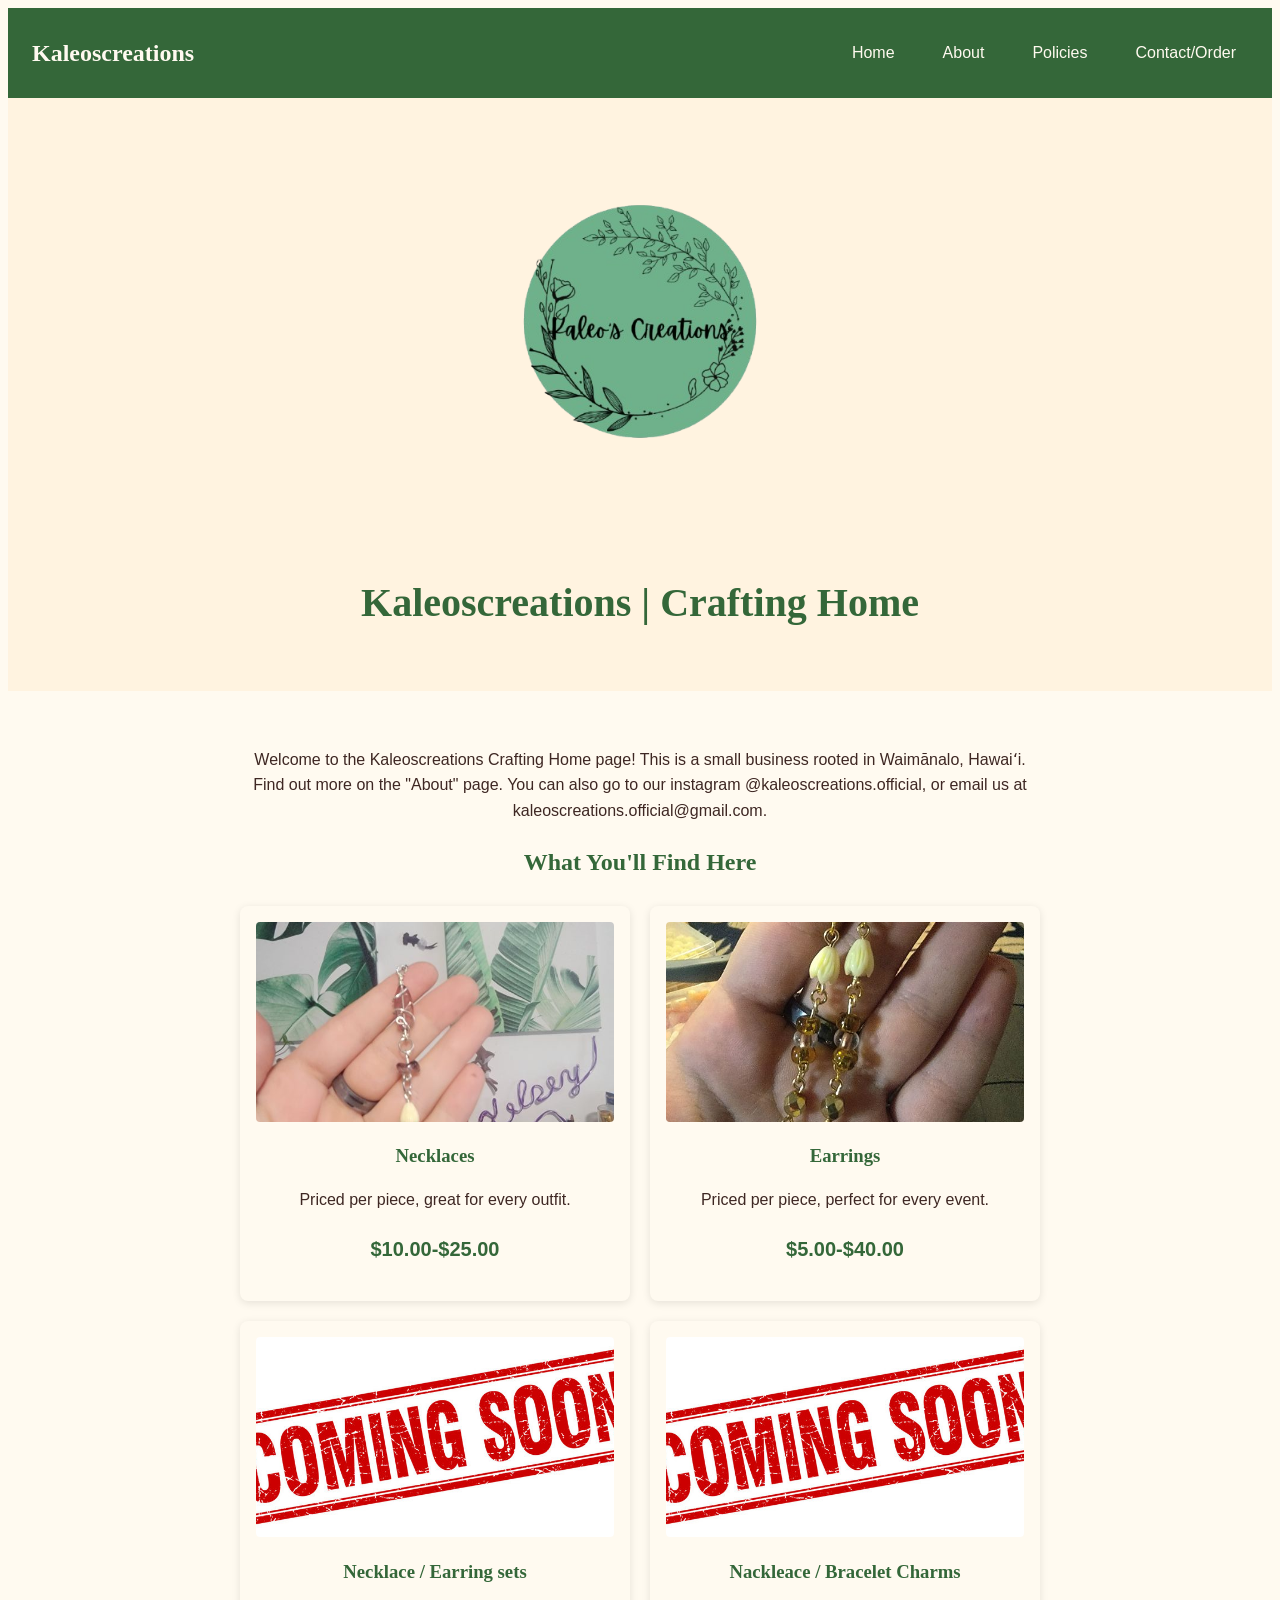
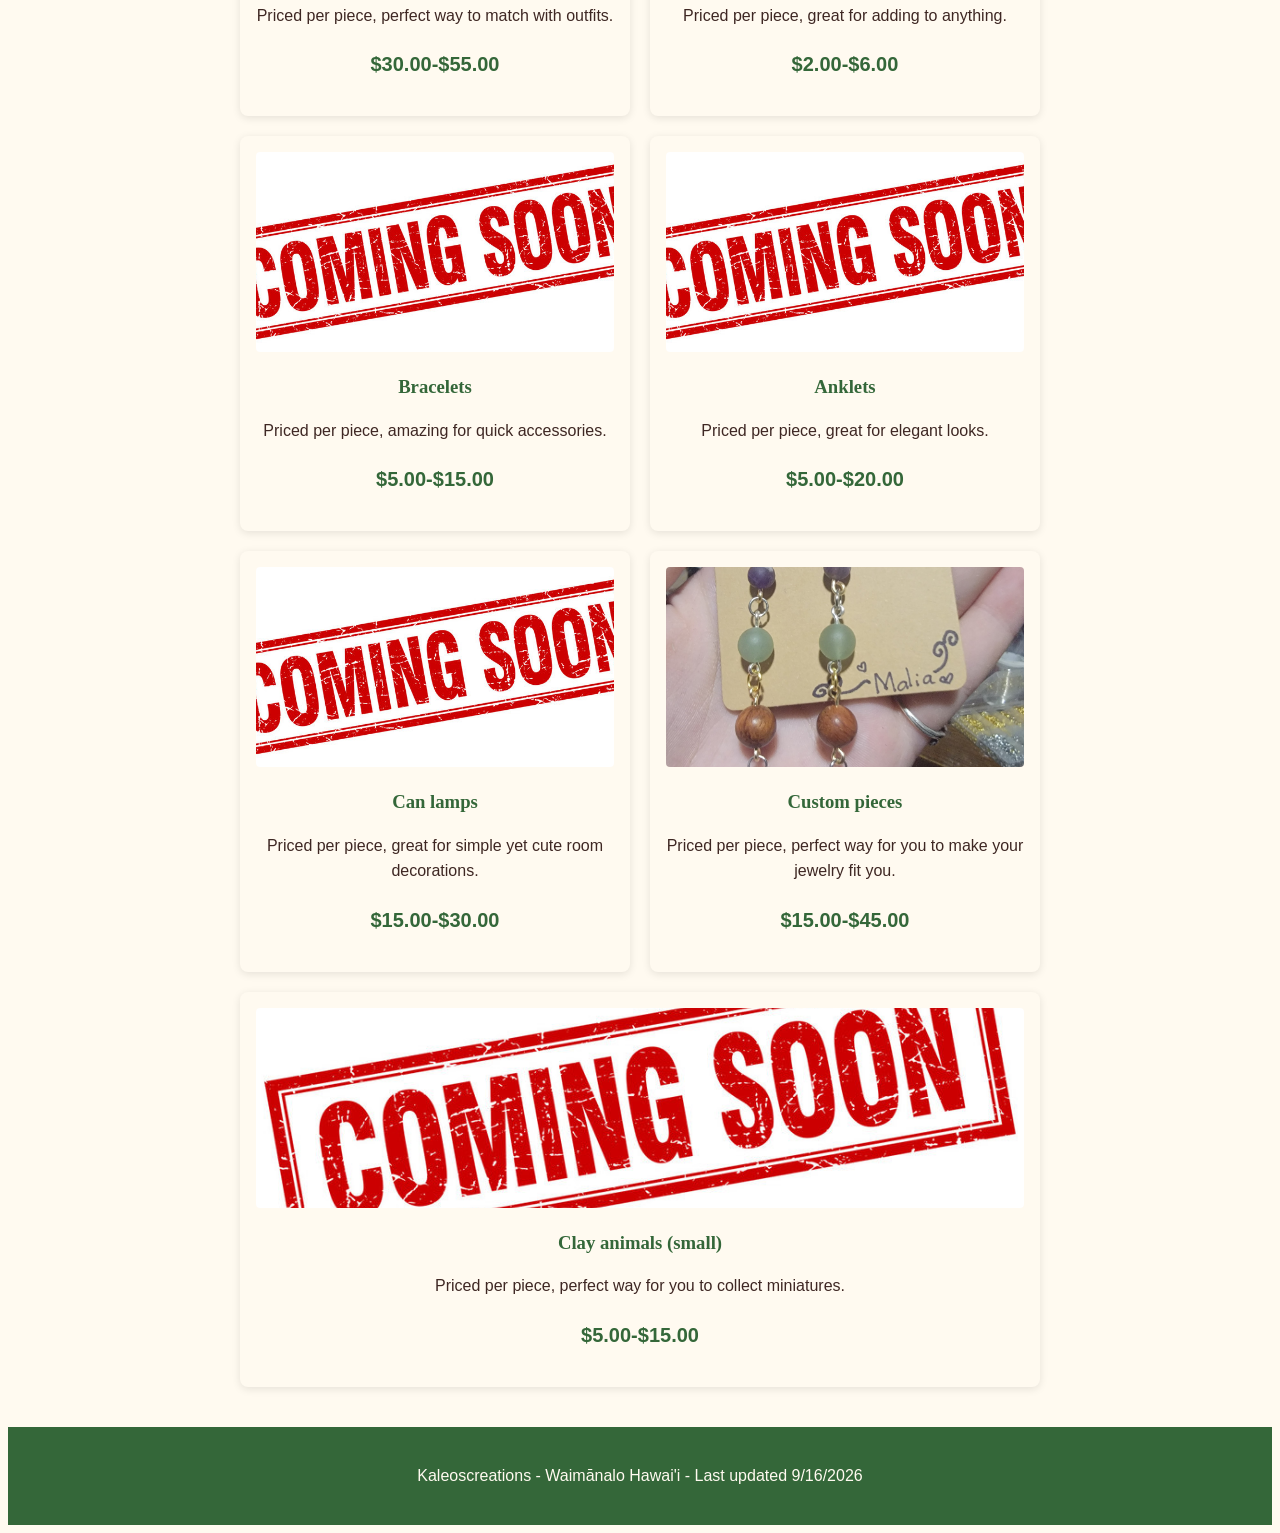
<file: index.html>
<!DOCTYPE html>
<html lang="en">
<head>
    <meta charset="UTF-8">
    <meta name="viewport" content="width=device-width, initial-scale=1.0">
    <title>Kaleoscreations - Home</title>
  <link rel="stylesheet" href="index.css">

</head>
<body>
    
    <header>
        <div class="logo"> Kaleoscreations </div>
    <nav>
        <ul>
            <li><a href="index.html">Home</a></li>
            <li><a href="about.html">About</a></li>
            <li><a href="policies.html">Policies</a></li>
            <li><a href="contact.html">Contact/Order</a></li>
        </ul>
    </nav>
</header>
    <section class="hero">
   <img src="images/kaleoscreations-logo-revamp.png" alt="Kaleoscreations business logo" width="400">
    
 <h1>Kaleoscreations | Crafting Home</h1>
 </section>
   <section class="featured"> 
    <p>Welcome to the Kaleoscreations Crafting Home page! This is a small business rooted in Waimānalo, Hawaiʻi. Find out more on the "About"  page. You can also go to our instagram @kaleoscreations.official, or email us at kaleoscreations.official@gmail.com. </p>

    
    <h2>What You'll Find Here</h2>
     <main>
     <div class="card-container">
           <article class="card">
            <img src="images/necklace-image.jpg" alt="Purple and white beaded necklace with silver metal made and imaged by Kaleoscreations.">
            <h3>Necklaces </h3>
            <p>Priced per piece, great for every outfit. </p>
            <p class="price">$10.00-$25.00</p>
          </article>
         
          <article class="card">
            <img src="images/earrings-image.jpg" alt="Gold and white earrings with gold metal made and imaged by Kaleoscreations.">
            <h3>Earrings</h3>
            <p>Priced per piece, perfect for every event.</p>
            <p class="price">$5.00-$40.00</p>
          </article>
         
         <article class="card">
            <img src="images/coming-soon-image.jpg" alt="Coming soon text image sourced from adobe stock">
            <h3>Necklace / Earring sets</h3>
            <p>Priced per piece, perfect way to match with outfits.  </p>
            <p class="price">$30.00-$55.00</p>
          </article>
         
           <article class="card">
            <img src="images/coming-soon-image.jpg" alt="Coming soon text image sourced from adobe stock">
            <h3>Nackleace / Bracelet Charms </h3>
            <p>Priced per piece, great for adding to anything. </p>
            <p class="price">$2.00-$6.00</p>
          </article>
         
          <article class="card">
            <img src="images/coming-soon-image.jpg" alt="Coming soon text image sourced from adobe stock">
            <h3>Bracelets</h3>
            <p>Priced per piece, amazing for quick accessories.</p>
            <p class="price">$5.00-$15.00</p>
          </article>
         
           <article class="card">
            <img src="images/coming-soon-image.jpg" alt="Coming soon text image sourced from adobe stock">
            <h3>Anklets</h3>
            <p>Priced per piece, great for elegant looks.</p>
            <p class="price">$5.00-$20.00</p>
          </article>
         
          <article class="card">
            <img src="images/coming-soon-image.jpg" alt="Coming soon text image sourced from adobe stock">
            <h3>Can lamps</h3>
            <p>Priced per piece, great for simple yet cute room decorations. </p>
            <p class="price">$15.00-$30.00</p>
          </article>
         
         <article class="card">
            <img src="images/malia-custom-earrings.jpg" alt="image of mixed metal silver and gold earrings with beads of Amethyst, Adventurine, and sandalwood. As well as shark teeth.">
            <h3>Custom pieces</h3>
            <p>Priced per piece, perfect way for you to make your jewelry fit you.  </p>
            <p class="price">$15.00-$45.00</p>
          </article>
         
         <article class="card">
            <img src="images/coming-soon-image.jpg" alt="Coming soon text image sourced from adobe stock">
            <h3>Clay animals (small)</h3>
            <p>Priced per piece, perfect way for you to collect miniatures.  </p>
            <p class="price">$5.00-$15.00</p>
          </article>
        
         
    
  </div>
</main>
  </section>
 <footer> 
    <p>Kaleoscreations - Waimānalo Hawai'i - Last updated 9/16/2026</p>
    </footer>
       
</body>
</html>
</file>
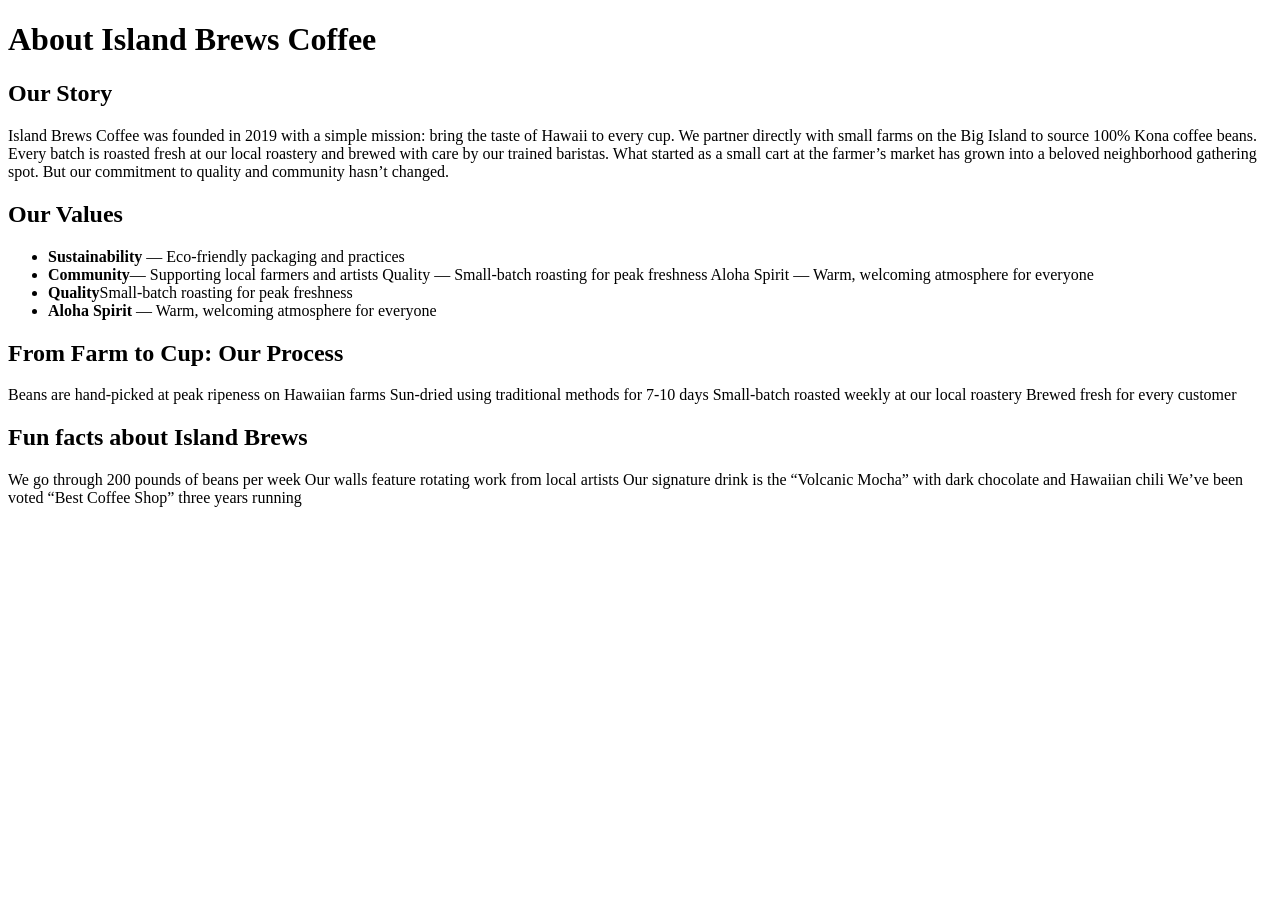
<file: Island-brews/Index.html>
<!DOCTYPE html> 
<html lang="en">
<head> 
    <meta charset="UTF-8">
    <meta name="viewport" content="width=device-width, initial-scale=1.0">
    <title>About Us | Island Brews Coffee</title>
    </head>

    <body>
        <h1>About Island Brews Coffee</h1>
            <h2>Our Story</h2>
        <p>Island Brews Coffee was founded in 2019 with a simple mission: bring the taste of Hawaii to every cup. We partner directly with small farms on the Big Island to source 100% Kona coffee beans. Every batch is roasted fresh at our local roastery and brewed with care by our trained baristas.

What started as a small cart at the farmer’s market has grown into a beloved neighborhood gathering spot. But our commitment to quality and community hasn’t changed.</p>
        <p></p>
        <h2>Our Values</h2>
        <ul>
            <li><strong>Sustainability</strong> — Eco-friendly packaging and practices</li>
            <li><strong>Community</strong>— Supporting local farmers and artists
Quality — Small-batch roasting for peak freshness
Aloha Spirit — Warm, welcoming atmosphere for everyone</li>
            <li><strong>Quality</strong>Small-batch roasting for peak freshness</li>
            <li><strong>Aloha Spirit</strong> — Warm, welcoming atmosphere for everyone</li>
        </ul>
        
        <h2>From Farm to Cup: Our Process</h2>
        <p>Beans are hand-picked at peak ripeness on Hawaiian farms
Sun-dried using traditional methods for 7-10 days
Small-batch roasted weekly at our local roastery
Brewed fresh for every customer</p>
        
        <h2>Fun facts about Island Brews</h2>
        <p>We go through 200 pounds of beans per week
Our walls feature rotating work from local artists
Our signature drink is the “Volcanic Mocha” with dark chocolate and Hawaiian chili
We’ve been voted “Best Coffee Shop” three years running</p>
    </body>
</html>
</file>
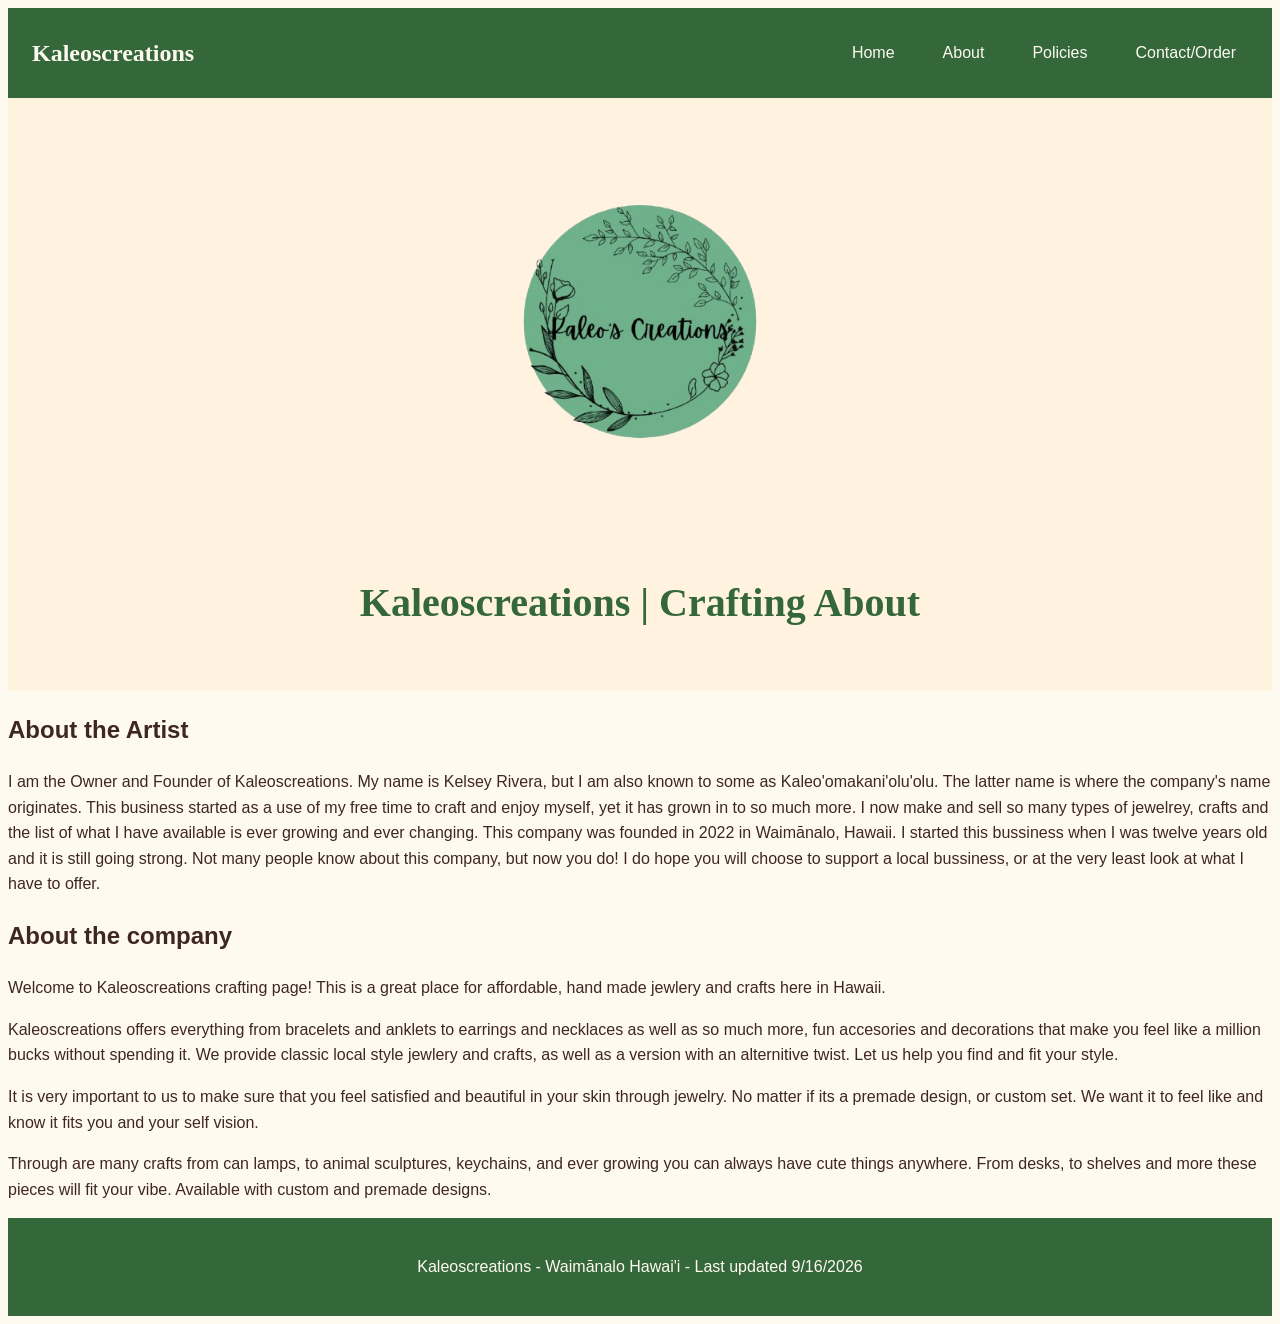
<file: about.html>
<!DOCTYPE html>
<html lang="en">
<head>
    <meta charset="UTF-8">
    <meta name="viewport" content="width=device-width, initial-scale=1.0">
    <title>Kaleoscreations - Home</title>
  <link rel="stylesheet" href="index.css">

</head>
<body>
    
    <header>
        <div class="logo"> Kaleoscreations </div>
    <nav>
        <ul>
            <li><a href="index.html">Home</a></li>
            <li><a href="about.html">About</a></li>
            <li><a href="policies.html">Policies</a></li>
            <li><a href="contact.html">Contact/Order</a></li>
        </ul>
    </nav>
</header>
    <section class="hero">
   <img src="images/kaleoscreations-logo-revamp.png" alt="Kaleoscreations business logo" width="400">
    
 <h1>Kaleoscreations | Crafting About</h1>
 </section>
    
     <h2>About the Artist</h2>
 
    <p> I am the Owner and Founder of Kaleoscreations. My name is Kelsey Rivera, but I am also known to some as Kaleo'omakani'olu'olu. The latter name is where the company's name originates. This business started as a use of my free time to craft and enjoy myself, yet it has grown in to so much more. I now make and sell so many types of jewelrey, crafts and the list of what I have available is ever growing and ever changing. This company was founded in 2022 in Waimānalo, Hawaii. I started this bussiness when I was twelve years old and it is still going strong. Not many people know about this company, but now you do! I do hope you will choose to support a local bussiness, or at the very least look at what I have to offer. </p>
    
    <h2>About the company</h2>
    
    <p>Welcome to Kaleoscreations crafting page! This is a great place for affordable, hand made jewlery and crafts here in Hawaii.</p>

    <p>Kaleoscreations offers everything from  bracelets and anklets to earrings and necklaces as well as so much more, fun accesories and decorations that make you feel like a million bucks without spending it. We provide classic local style jewlery and crafts, as well as a version with an alternitive twist. Let us help you find and fit your style.  </p>
    
    <p>It is very important to us to make sure that you feel satisfied and beautiful in your skin through jewelry. No matter if its a premade design, or custom set. We want it to feel like and know it fits you and your self vision. </p>
    
    <p>Through are many crafts from can lamps, to animal sculptures, keychains, and ever growing you can always have cute things anywhere. From desks, to shelves and more these pieces will fit your vibe. Available with custom and premade designs. </p>
    
 </body>
    
    <footer> 
    <p>Kaleoscreations - Waimānalo Hawai'i - Last updated 9/16/2026</p>
    </footer>
    
    </html>
</file>
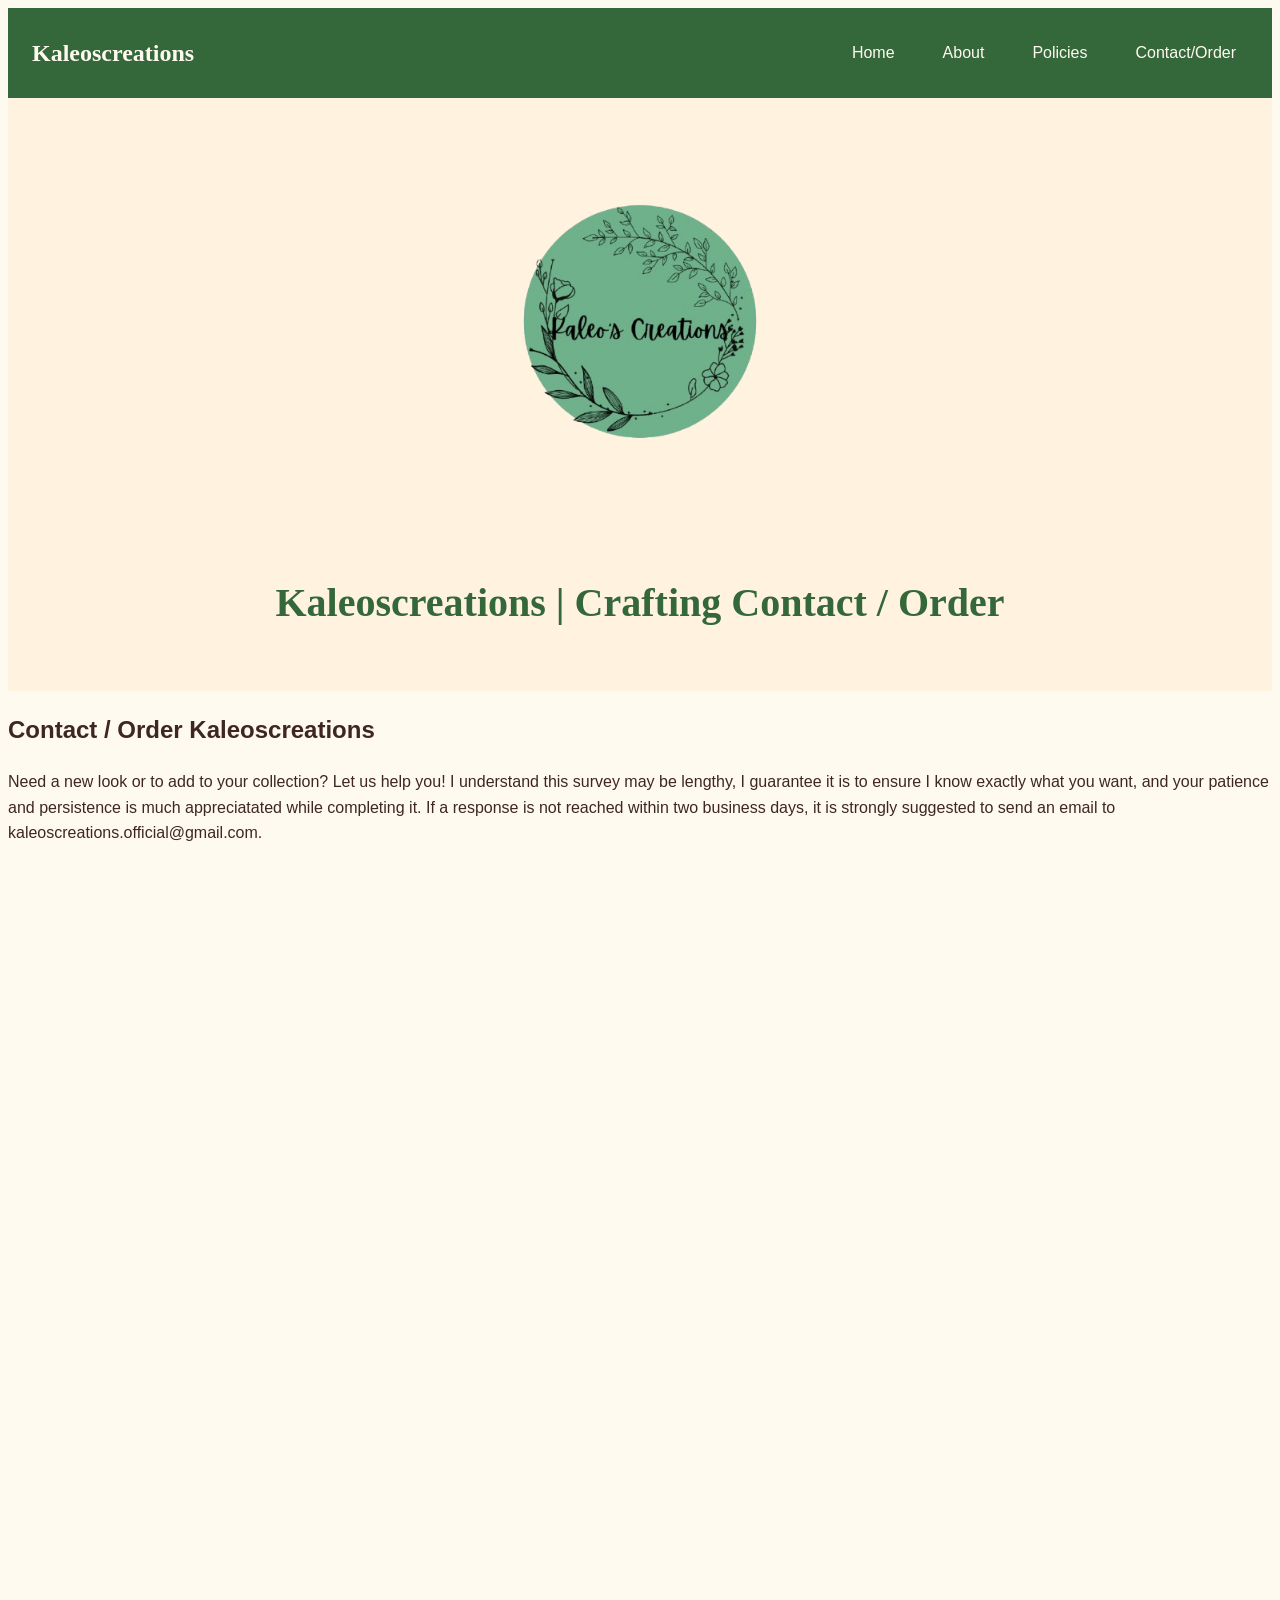
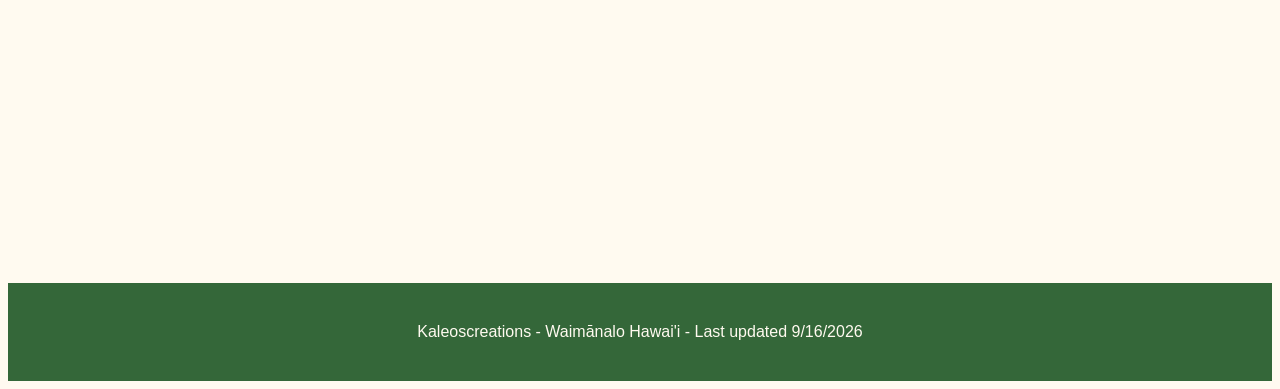
<file: contact.html>
<!DOCTYPE html>
<html lang="en">
<head>
    <meta charset="UTF-8">
    <meta name="viewport" content="width=device-width, initial-scale=1.0">
    <title>Kaleoscreations - Home</title>
  <link rel="stylesheet" href="index.css">

</head>
<body>
    
    <header>
        <div class="logo"> Kaleoscreations </div>
    <nav>
        <ul>
            <li><a href="index.html">Home</a></li>
            <li><a href="about.html">About</a></li>
            <li><a href="policies.html">Policies</a></li>
            <li><a href="contact.html">Contact/Order</a></li>
        </ul>
    </nav>
</header>
    <section class="hero">
   <img src="images/kaleoscreations-logo-revamp.png" alt="Kaleoscreations business logo" width="400">
    
 <h1>Kaleoscreations | Crafting Contact / Order</h1>
 </section>
    
  <main>
    <h2>Contact / Order Kaleoscreations</h2>
    <p>Need a new look or to add to your collection? Let us help you! I understand this survey may be lengthy, I guarantee it is to ensure I know exactly what you want, and your patience and persistence is much appreciatated while completing it. If a response is not reached within two business days, it is strongly suggested to send an email to kaleoscreations.official@gmail.com. </p>
      
    
          <iframe src="https://docs.google.com/forms/d/e/1FAIpQLScmFL82y_bBPEP5gEJxza5MkMKea4Sz66jGlgNcK6cEhl5vqw/viewform?embedded=true"
                  width="640" 
                  height="2614" 
                  frameborder="0"
                  marginheight="0"
                  marginwidth="0">Loading…</iframe>
  
  </main> 
    
    <footer> 
    <p>Kaleoscreations - Waimānalo Hawai'i - Last updated 9/16/2026</p>
    </footer>
    </body>
    
</html>
</file>
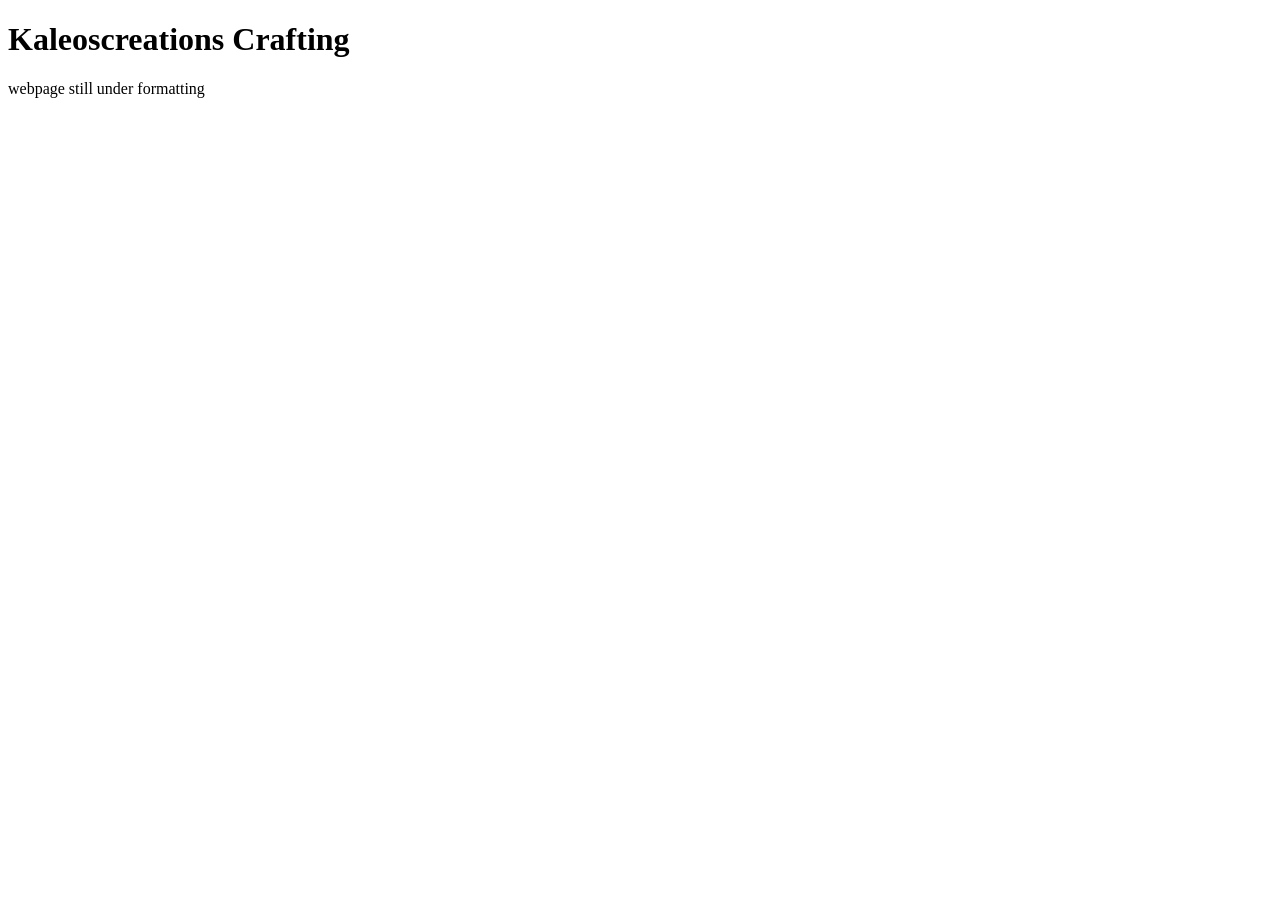
<file: crafts.html>
<!DOCTYPE html>
<html lang="en">
<head>
    <meta charset="UTF-8">
    <meta name="viewport" content="width=device-width, initial-scale=1.0">
    <title>Kaleoscreations - Crafts</title>
</head>
      <body>
          <h1>Kaleoscreations Crafting</h1>
          
          <p> webpage still under formatting</p>
    </body>
</html>
</file>
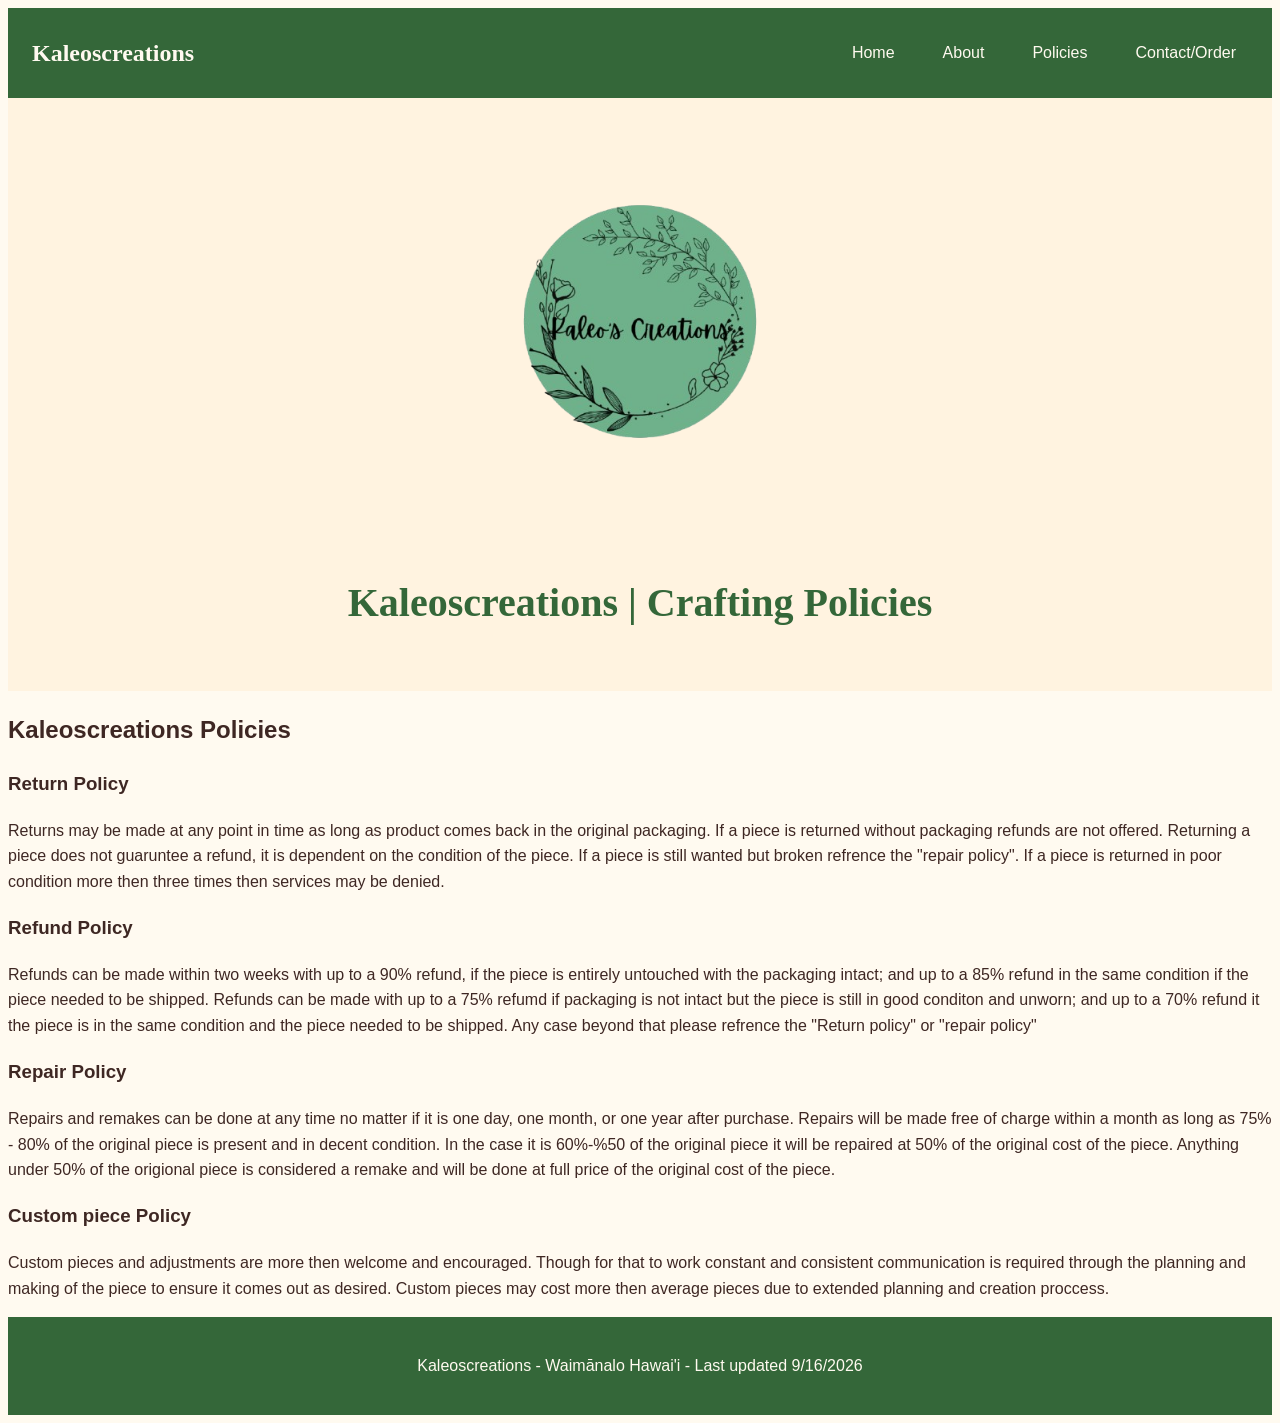
<file: policies.html>
<!DOCTYPE html>
<html lang="en">
<head>
    <meta charset="UTF-8">
    <meta name="viewport" content="width=device-width, initial-scale=1.0">
    <title>Kaleoscreations - Policies </title>
  <link rel="stylesheet" href="index.css">

</head>
<body>
    
    <header>
        <div class="logo"> Kaleoscreations </div>
    <nav>
        <ul>
            <li><a href="index.html">Home</a></li>
            <li><a href="about.html">About</a></li>
            <li><a href="policies.html">Policies</a></li>
            <li><a href="contact.html">Contact/Order</a></li>
        </ul>
    </nav>
</header>
    <section class="hero">
   <img src="images/kaleoscreations-logo-revamp.png" alt="Kaleoscreations business logo" width="400">
    
 <h1>Kaleoscreations | Crafting Policies</h1>
 </section>
      <body>
          <h2>Kaleoscreations Policies </h2>
          
          <h3> Return Policy </h3>
          
          <p>Returns may be made at any point in time as long as product comes back in the original packaging. If a piece is returned without packaging refunds are not offered. Returning a piece does not guaruntee a refund, it is dependent on the condition of the piece. If a piece is still wanted but broken refrence the "repair policy". If a piece is returned in poor condition more then three times then services may be denied.</p>
          
          
          <h3> Refund Policy </h3>
          
          <p>Refunds can be made within two weeks with up to a 90% refund, if the piece is entirely untouched with the packaging intact; and up to a 85% refund in the same condition if the piece needed to be shipped. Refunds can be made with up to a 75% refumd if packaging is not intact but the piece is still in good conditon and unworn; and up to a 70% refund it the piece is in the same condition and the piece needed to be shipped. Any case beyond that please refrence the "Return policy" or "repair policy" </p>
          
          <h3> Repair Policy </h3>
          
          <p>Repairs and remakes can be done at any time no matter if it is one day, one month, or one year after purchase. Repairs will be made free of charge within a month as long as 75% - 80% of the original piece is present and in decent condition. In the case it is 60%-%50 of the original piece it will be repaired at 50% of the original cost of the piece. Anything under 50% of the origional piece is considered a remake and will be done at full price of the original cost of the piece. </p>
          
          <h3> Custom piece Policy</h3>
          
          <p>Custom pieces and adjustments are more then welcome and encouraged. Though for that to work constant and consistent communication is required through the planning and making of the piece to ensure it comes out as desired. Custom pieces may cost more then average pieces due to extended planning and creation proccess.  </p>
          
          
    </body>
    
<footer> 
    <p>Kaleoscreations - Waimānalo Hawai'i - Last updated 9/16/2026</p>
    </footer>
    
</html>
</file>
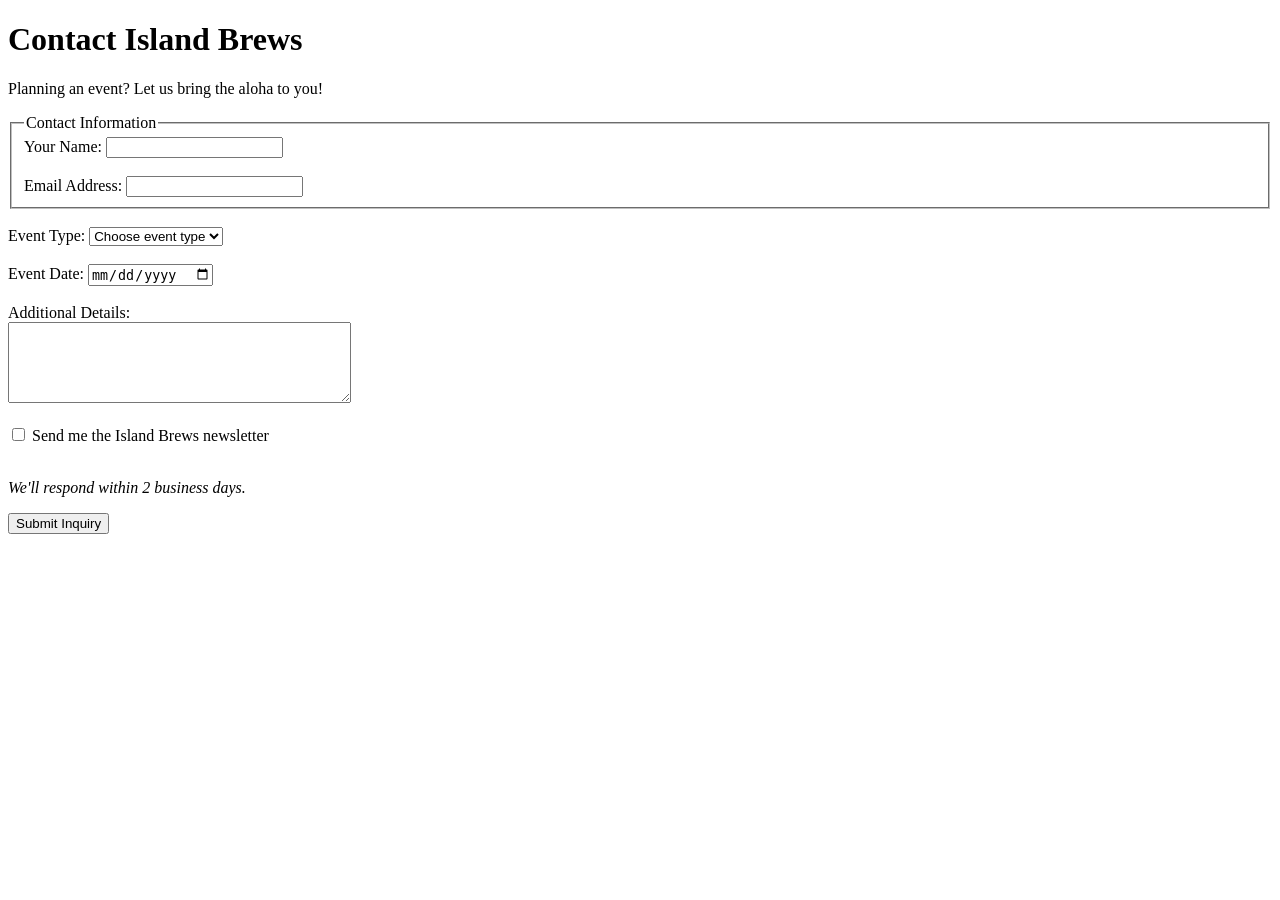
<file: island-brews/contact.html>
<!DOCTYPE html>
<html lang="en">
  <head>
    <meta charset="UTF-8">
    <meta name="viewport" content="width=device-width, initial-scale=1.0">
    <title>Contact - Island Brews</title>
  </head>
  <body>
    <h1>Contact Island Brews</h1>
    <p>Planning an event? Let us bring the aloha to you!</p>

    <form>
      <!-- PART 1: Contact Information Fieldset -->
      <fieldset>
        <legend>Contact Information</legend>

        <!-- TODO: Add Name Input (see Part 1, Step 1) -->
        <label for="name">Your Name:</label>
        <input type="text" id="name" name="name" required>

        <br><br>

        <!-- TODO: Add Email Input (see Part 1, Step 2) -->
        <label for="email">Email Address:</label>
        <input type="email" id="email" name="email" required>
      </fieldset>

      <br>

      <!-- PART 2: Event Type Dropdown (see Part 2, Step 1) -->
      <label for="event-type">Event Type:</label>
      <select id="event-type" name="event-type">
        <option value="">Choose event type</option>
        <option value="corporate">Corporate Meeting</option>
        <option value="wedding">Wedding</option>
        <option value="birthday">Birthday Party</option>
        <option value="other">Other</option>
      </select>

      <br><br>

      <!-- PART 2: Event Date (see Part 2, Step 2) -->
      <label for="event-date">Event Date:</label>
      <input type="date" id="event-type" name="event-type" required>

      <br><br>

      <!-- PART 2: Additional Details (see Part 2, Step 3) -->
      <label for="details">Additional Details:</label>
      <br>
      <textarea id="details" name="details" rows="5" cols="40"></textarea>

      <br><br>

      <!-- PART 3: Newsletter Checkbox (see Part 3, Step 1) -->
      <input type="checkbox" id="newsletter" name="newsletter">
      <label for="newsletter">Send me the Island Brews newsletter</label>

      <br><br>

      <p><em>We'll respond within 2 business days.</em></p>

      <!-- PART 3: Submit Button (see Part 3, Step 2) -->
      <button type="submit">Submit Inquiry</button>
    </form>
  </body> 
</html>
</file>
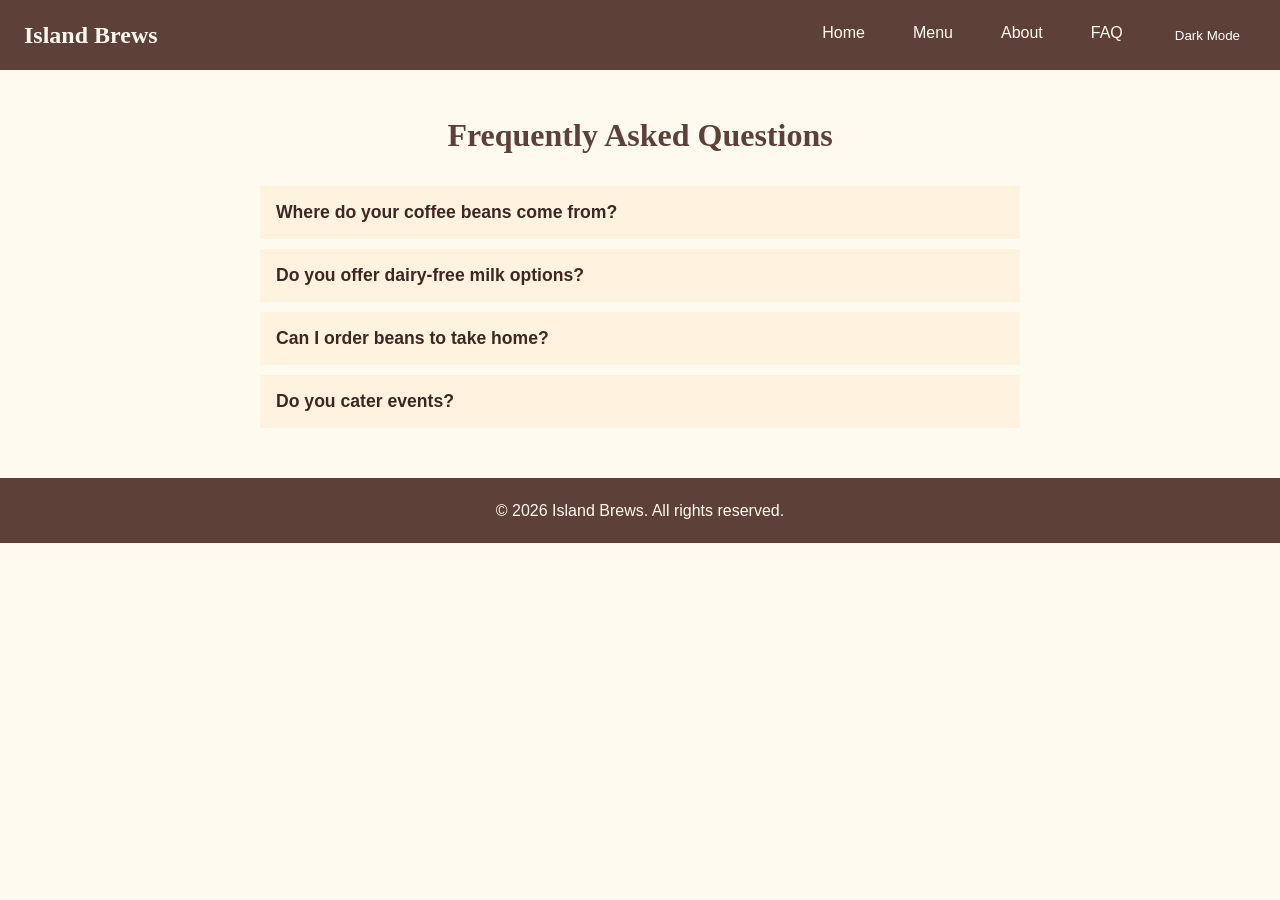
<file: island-brews/faq.html>
<!DOCTYPE html>
<html lang="en">
  <head>
    <meta charset="UTF-8">
    <meta name="viewport" content="width=device-width, initial-scale=1.0">
    <title>Island Brews - FAQ</title>
    <link rel="stylesheet" href="faq.css">
  </head>
  <body>
    <header>
      <div class="logo">Island Brews</div>
      <nav>
        <ul>
          <li><a href="index.html">Home</a></li>
          <li><a href="menu.html">Menu</a></li>
          <li><a href="about.html">About</a></li>
          <li><a href="faq.html">FAQ</a></li>
          <li><button class="theme-toggle">Dark Mode</button></li>
        </ul>
      </nav>
    </header>

    <main>
      <h1>Frequently Asked Questions</h1>

      <section class="faq-section">

        <!-- ===========================
             PART 1: FAQ Accordion HTML
             =========================== -->

        <div class="faq-item">
          
          <button class="faq-question" aria-expanded="false">
            Where do your coffee beans come from?
          </button>
          
          <div class="faq-answer">
            <p>All our beans are sourced directly from small family farms on the Big Island of Hawaii. We partner with farms in the Kona and Ka'u regions, known for producing some of the world's finest coffee.</p>
          </div>
         </div>
        
    
        <div class="faq-item">
          <button class="faq-question" aria-expanded="false">
            Do you offer dairy-free milk options?
          </button>
          <div class="faq-answer">
            <p>Yes! We offer oat milk, almond milk, coconut milk, and our house-made macadamia nut milk. Substitutions are available for any drink at no extra charge.</p>
          </div>
         </div>

        <div class="faq-item">
          <button class="faq-question" aria-expanded="false">
            Can I order beans to take home?
          </button>
          <div class="faq-answer">
            <p>Absolutely! We sell whole beans and ground coffee in 12oz bags. All beans are roasted within the past week for maximum freshness. Ask about our coffee subscription for regular deliveries.</p>
          </div>
       </div>
      
        <div class="faq-item">
          <button class="faq-question" aria-expanded="false">
            Do you cater events?
          </button>
          <div class="faq-answer">
            <p>Yes, we offer full coffee catering for events of all sizes. Options include our mobile coffee bar with a barista, boxed coffee for self-serve, or full catering with pastries. Contact us for more information.</p>
          </div>
        </div>

      </section>
    </main>

    <footer>
      <p>&copy; 2026 Island Brews. All rights reserved.</p>
    </footer>
         <script src="faq.js"></script>
  </body>
</html>
</file>
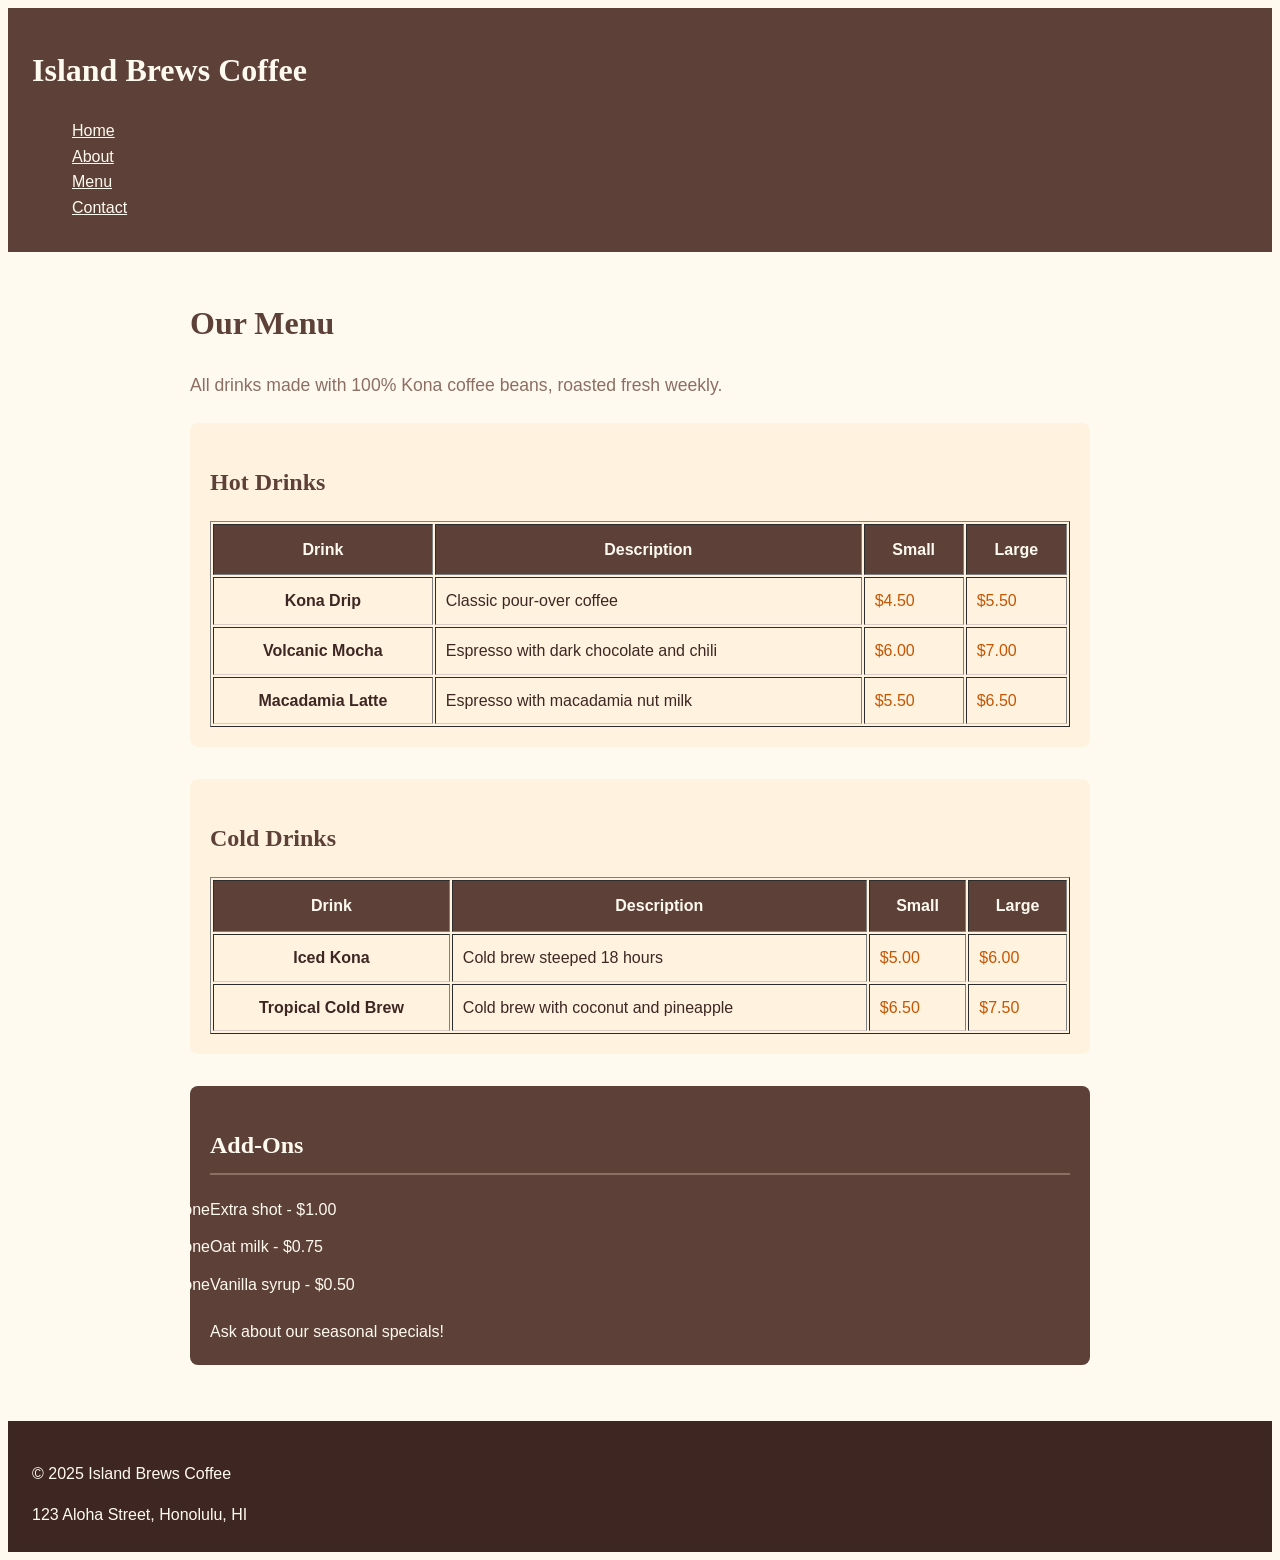
<file: island-brews/menu.html>
<!DOCTYPE html>
<html lang="en">
<head>
    <meta charset="UTF-8">
    <meta name="viewport" content="width=device-width, initial-scale=1.0">
    <link rel="stylesheet" href="styles.css">
    <title>Menu | Island Brews Coffee</title>
</head>
<body>
    <header>
        <h1>Island Brews Coffee</h1>
        <nav>
            <ul>
            <div class="nav-item"><a href="index.html">Home</a></div>
            <div class="nav-item"><a href="about.html">About</a></div>
            <div class="nav-item"><a href="menu.html">Menu</a></div>
            <div class="nav-item"><a href="contact.html">Contact</a></div>
            </ul>
        </nav>
    </header>

    <main>
        <h1>Our Menu</h1>
        <p>All drinks made with 100% Kona coffee beans, roasted fresh weekly.</p>

        <section>
            <h2>Hot Drinks</h2>
            <table border=1>
                <thead>
                    <tr>
                    <th scope="col">Drink</th>
                    <th scope="col">Description</th>
                    <th scope="col">Small</th>
                    <th scope="col">Large</th>
                    </tr>
                </thead>
                <tbody>
                <tr>
                    <th scope="row">Kona Drip</th>
                    <td>Classic pour-over coffee</td>
                    <td>$4.50</td>
                    <td>$5.50</td>
                </tr>
                <tr>
                    <th scope="row">Volcanic Mocha</th>
                    <td>Espresso with dark chocolate and chili</td>
                    <td>$6.00</td>
                    <td>$7.00</td>
                </tr>
                <tr>
                    <th scope="row">Macadamia Latte</th>
                    <td>Espresso with macadamia nut milk</td>
                    <td>$5.50</td>
                    <td>$6.50</td>
                </tr>
                    </tbody>
            </table>
        </section>

        <section>
            <h2>Cold Drinks</h2>
            <table border=1>
             <thead>
                 <tr>
        
                    <th scope="col">Drink</th>
                    <th scope="col">Description</th>
                    <th scope="col">Small</th>
                    <th scope="col">Large</th>
                    </tr>
                </thead>
                <tbody>
               <tr>
                    <th scope="row">Iced Kona</th>
                    <td>Cold brew steeped 18 hours</td>
                    <td>$5.00</td>
                    <td>$6.00</td>
                </tr>
                <tr>
                    <th scope=row>Tropical Cold Brew</th>
                    <td>Cold brew with coconut and pineapple</td>
                    <td>$6.50</td>
                    <td>$7.50</td>
                </tr>
                 </tbody>
                </table>
        </section>

        <aside>
            <h2>Add-Ons</h2>
            <ul>
                <li>Extra shot - $1.00</li>
                <li>Oat milk - $0.75</li>
                <li>Vanilla syrup - $0.50</li>
            </ul>
            <div class="sidebar-note">
                Ask about our seasonal specials!
            </div>
        </aside>
    </main>

    <footer>
        <p>&copy; 2025 Island Brews Coffee</p>
        <adress>
            123 Aloha Street, Honolulu, HI
        </adress>
    </footer>
</body>
</html
</file>
<file: index.css>
Colors:
   - Dark green: #346739
   - Mid green: #79AE6F
   - Light green: #9FCB98
   - Cream: #FFFAF0
   - White: #EEEEEE
*/


* {
  box-sizing: border-box;
  margin: 0;
  padding: 0;
}

body {
  font-family: 'Segoe UI', Tahoma, sans-serif;
  font-size: 16px;
  line-height: 1.6;
  color: #3E2723;
  background-color: #FFFAF0;
}

/* IMPORTANT: Make all images responsive */
img {
  max-width: 100%;                
  height: auto;                   
}

/* Header: stacked vertically on mobile */
header {
  display: flex;
  flex-direction: column;          
  align-items: center;              
  background-color: #346739;
  padding: 16px;
  gap: 12px;                      
}

.logo {
  font-family: Georgia, serif;
  font-size: 1.5rem;
  font-weight: bold;
  color: #FFFAF0;
}

/* Nav: centered and wrapping on mobile */
nav ul {
  display: flex;
  flex-wrap: wrap;                
  justify-content: center;          
  gap: 8px;                      
  list-style: none;
}

nav a {
  color: #FFFAF0;
  text-decoration: none;
  padding: 8px 12px;
}

nav a:hover {
  color: #9FCB98;
  background-color: rgba(255, 255, 255, 0.1);
  border-radius: 4px;
}

/* Hero: shorter on mobile */
.hero {
  display: flex;
  flex-direction: column;
  justify-content: center;
  align-items: center;
  min-height: 40vh;  
  background-color: #FFF3E0;
  padding: 32px 16px;
  text-align: center;
}

.hero h1 {
  font-family: Georgia, serif;
  font-size: 2rem;              
  color: #346739;
  margin-bottom: 16px;
}

.hero p {
  font-size: 1.1rem;
  margin-bottom: 24px;
}

/* Button (same as Weeks 10-11) */
.button {
  display: inline-block;
  background-color:#FFF3E0;
;
 color: #79AE6F;
;
  padding: 12px 24px;
  text-decoration: none;
  border-radius: 4px;
  font-weight: bold;
}

.button:hover {
  background-color: #9FCB98 ;
}

/* Featured section */
.featured {
  max-width: 800px;      /* controls how wide the section can get */
  margin: 0 auto;        /* horizontally centers the block itself */
  padding: 1rem 1.5rem;
}
.featured h2 {
  font-family: Georgia, serif;
  color: #346739;
  text-align: center;
  margin-bottom: 24px;
}

/* Cards: single column on mobile */
.card-container {
  display: flex;
  flex-direction: column;           /* Use "column" to stack cards vertically */
  gap: 20px;
}

}

.featured ul, ol {
  padding-left: 40%;
}

.featured p {
  text-align: center;
}
/* Cards: single column on mobile */
.card-container {
  display: flex;
  flex-direction: column;           /* Use "column" to stack cards vertically */
  gap: 20px;
}

.card {
  background-color: #FFFAF0;
  border-radius: 8px;
  box-shadow: 0 2px 8px rgba(0, 0, 0, 0.1);
  padding: 16px;
  text-align: center;
}

.card img {
  width: 100%;
  height: 200px;
  object-fit: cover;             
  border-radius: 4px;
}

.card h3 {
  font-family: Georgia, serif;
  color: #346739;
  margin: 12px 0 8px;
}

.card .price {
  color: #346739;
  font-weight: bold;
  font-size: 1.25rem;
}

/* Footer */
footer {
  background-color: #346739;
  color: #FFFAF0;
  text-align: center;
  padding: 20px;
}

/* ===================
   TABLET STYLES (768px and up)
   =================== */

@media (min-width: 768px) {

  /* Header: side-by-side on tablet */
  header {
    flex-direction: row;        
    justify-content: space-between;        
    padding: 16px 24px;
  }

  /* Nav: more spacing on tablet */
  nav ul {
    gap: 16px;                  
  }

  /* Hero: taller on tablet */
  .hero {
    min-height: 50vh;            
    padding: 40px 24px;
  }

  .hero h1 {
    font-size: 2.5rem;              
  }

  /* Cards: side-by-side on tablet */
  .card-container {
    flex-direction: row;         
    flex-wrap: wrap;
  }

  .card {
    flex: 1 1 280px;           
  }

  .featured {
    padding: 40px 24px;
  }
}

/* ===================
   DESKTOP STYLES (1024px and up)
   =================== */

@media (min-width: 1024px) {

  /* Nav: widest spacing on desktop */
  nav ul {
    gap: 24px;                    

  /* Hero: tallest on desktop */
  .hero {
    min-height: 60hv;          
  }

  .hero h1 {
    font-size: 3rem;           
  }

  .hero p {
    font-size: 1.25rem;            
  }

  /* Limit content width on big screens */
  .featured {
    max-width: 1200px;              
    margin: 0 auto;               
    padding: 40px 20px;
  }
}
</file>
<file: island-brews/faq.css>
/* ===================
   Island Brews FAQ Styles
   ===================

   Colors you'll need:
   - Coffee Brown: #5D4037
   - Light Brown: #8D6E63
   - Tropical Orange: #C65500
   - Dark Roast: #3E2723
   - Cream: #FFFAF0
   - Light Peach: #FFF3E0
   - Warm Gray: #D7CCC8
*/

/* ===================
   Reset & Base Styles
   =================== */

* {
  box-sizing: border-box;
  margin: 0;
  padding: 0;
}

body {
  font-family: 'Segoe UI', Tahoma, sans-serif;
  font-size: 16px;
  line-height: 1.6;
  color: #3E2723;
  background-color: #FFFAF0;
}

/* ===================
   Header & Navigation
   (reusing styles from homepage)
   =================== */

header {
  display: flex;
  justify-content: space-between;
  align-items: center;
  background-color: #5D4037;
  padding: 16px 24px;
}

.logo {
  font-family: Georgia, serif;
  font-size: 1.5rem;
  font-weight: bold;
  color: #FFFAF0;
}

nav ul {
  display: flex;
  gap: 24px;
  list-style: none;
}

nav a {
  color: #FFFAF0;
  text-decoration: none;
  padding: 8px 12px;
}

nav a:hover {
  color: #8D6E63;
  background-color: rgba(255, 255, 255, 0.1);
  border-radius: 4px;
}

/* ===================
   Footer
   =================== */

footer {
  background-color: #5D4037;
  color: #FFFAF0;
  text-align: center;
  padding: 20px;
}

/* ===================
   Page Heading
   =================== */

main h1 {
  font-family: Georgia, serif;
  color: #5D4037;
  text-align: center;
  margin: 40px 0 24px;
}

/* ===================
   FAQ Section Layout
   =================== */

.faq-section {
  max-width: 800px;
  margin: 0 auto;
  padding: 0 20px 40px;
}

/* ===================
   PART 2: FAQ Item Styling
   =================== */

/* Step 1: Style each FAQ item wrapper */
.faq-item {
  margin-bottom: 10px;         
  border: 1px;                
  border-radius: 4px;          
}

/* Step 2: Style the FAQ question buttons */
.faq-question {
  width: 100%;                  
  text-align: left;             
  padding: 16px;                
  font-size: 1.1rem;             
  font-weight: bold;            
  color: #3E2723;                 
  background: #FFF3E0;    
  border: none;
  cursor: pointer;  
}

/* Step 3: Add hover effect for questions */
.faq-question:hover {
  background: #D7CCC8;
}

/* Step 4: Add focus state for keyboard users */
/* This is important for accessibility! When someone uses Tab to
   navigate, they need to see which button is focused. */
.faq-question:focus {
  outline: 2px solid #C65500;                /* Use 2px solid #C65500 (tropical orange outline) */
  outline-offset: 2px;         /* Use 2px (adds space between outline and button) */
}

/* Step 5: Style the FAQ answers */
.faq-answer {
  padding: 16px;
  background:#FFFAF0 ; 
  border-top: 1px solid #D7CCC8;             /* Use 1px solid #D7CCC8 */
}

/* ===================
   Preparing for JavaScript (Week 15)
   =================== */

/* This rule will be used next week when JavaScript
   adds the "hidden" class to answers.
   For now, all answers are visible! */
.faq-answer.hidden {
  display: none;
}

/* ===================
   Dark Mode Overrides
   =================== */

body.dark-mode {
  background-color: #3E2723;
  color: #EFEBE9;
}

body.dark-mode header {
  background-color: #4E342E;
}

body.dark-mode nav a {
  color: #EFEBE9;
}

body.dark-mode nav a:hover {
  color: #FFB74D;
}

body.dark-mode h1,
body.dark-mode h2 {
  color: #BCAAA4;
}

body.dark-mode .faq-question {
  background: #4E342E;
  color: #EFEBE9;
  border-color: #5D4037;
}

body.dark-mode .faq-question:hover {
  background: #5D4037;
}

body.dark-mode .faq-answer {
  background: #3E2723;
  color: #EFEBE9;
  border-color: #5D4037;
}

body.dark-mode .theme-toggle {
  background: #BCAAA4;
  color: #3E2723;
}

body.dark-mode .theme-toggle:hover {
  background: #D7CCC8;
}

body.dark-mode footer {
  background-color: #4E342E;
}

/* Theme toggle button styling */
.theme-toggle {
  background: #5D4037;
  color: white;
  border: none;
  padding: 8px 16px;
  border-radius: 4px;
  cursor: pointer;
}

.theme-toggle:hover {
  background: #8D6E63;
}
</file>
<file: island-brews/styles.css>
/* ===================
   Island Brews Menu Styles
   ===================

   Colors you'll need:
   - Coffee Brown: #5D4037
   - Light Brown:  #8D6E63
   - Tropical Orange: #C65500
   - Dark Roast:   #3E2723
   - Cream:        #FFFAF0
   - Light Peach:  #FFF3E0
   - Warm Gray:    #D7CCC8
*/

/* ===================
   PART 1: Reset & Base Styles
   =================== */

/* Step 1: Apply box-sizing globally */
* {
  box-sizing: "border-box";
}

/* Step 2: Style the body */
body {
  font-family: 'Segoe UI', Tahoma, sans-serif;
  font-size: 16px;
  line-height: 1.6;
  color: #3E2723;
  background-color: #FFFAF0;
}

/* ===================
   PART 2: Headings
   =================== */

/* Step 1: Set heading font and color */
h1, h2, h3 {
  font-family: Georgia, serif;
  color: #5D4037;
}

/* Step 2: Set heading sizes */
h1 {
  font-size: 2rem;
}

h2 {
  font-size: 1.5rem;
}

/* ===================
   PART 3: Structure Colors
   =================== */

/* Step 1: Style the header background */
header {
  background-color: #5D4037;
  color: #5D4037;
}

/* Step 2: Style nav links to match header */
nav a {
  color: #FFFAF0;
}

/* Step 3: Style menu sections */
section {
  background-color: #FFF3E0;
}

/* ===================
   PART 4: Links
   =================== */

/* Step 1: Base link color */
a {
  color:#C65500;
}

/* Step 2: Hover state */
a:hover {
  color: #8D6E63;
}

/* Step 3: Focus state (for keyboard users) */
a:focus {
  outline: 2px solid #C65500;
}

/* ===================
   PART 2: Tables & Layout (Assignment 9)
   ===================

   Colors you'll need:
   - Coffee Brown: #5D4037
   - Light Brown:  #8D6E63
   - Tropical Orange: #C65500
   - Dark Roast:   #3E2723
   - Cream:        #FFFAF0
   - Light Peach:  #FFF3E0
   - Warm Gray:    #D7CCC8
*/

/* ===================
   TABLE STYLES
   =================== */

/* Step 1: Make tables full-width and collapse borders */
table {
  width: 100%;                    
  border-collapse: "collapse"; 
}

/* Step 2: Style table headers */
thead th {
  background-color:  #5D4037;
  color: #FFFAF0;
  padding: 12px; 
  text-align: "left"; 
}

/* Step 3: Style table body cells */
td, tbody th {
  padding: 10px; 
  border-bottom: 1px solid #D7CCC8; 
}

/* Step 4: Alternating row colors */
tbody tr:nth-child(even) {
  background-color: #FFF3E0;
}

/* Step 5: Highlight rows on hover */
tbody tr:hover {
  background-color: #D7CCC8;
}

/* Step 6: Right-align price columns */
td:nth-child(3),
td:nth-child(4) {
  text-align: "right"; 
  color: #C65500; 
  font-weight: "bold"; 
}

/* ===================
   BOX MODEL SPACING
   =================== */

/* Step 7: Add padding inside the header */
header {
  padding: 16px 24px;  
}

/* Step 8: Fix the invisible header heading */
header h1 {
  color: #FFFAF0; 
}

/* Step 9: Space out the main content */
main {
  padding: 24px; 
  max-width: 900px; 
  margin: 0 auto;
}

/* Step 10: Space between sections */
section {
  margin-bottom: 32px; 
  padding: 20px;
  border-radius: 8px; 
}

/* Step 11: Style the page intro */
main > p {
  font-size: 1.1rem; 
  margin-bottom: 24px;
  color: #8D6E63; 
}

/* ===================
   SIDEBAR (ASIDE)
   =================== */

/* Step 12: Make the sidebar stand out */
aside {
  background-color: #5D4037;
  color: #FFFAF0; 
  padding: 20px;
  border-radius: 8px;
  margin-bottom: 32px;
}

/* Step 13: Style the sidebar heading */
aside h2 {
  color: #FFFAF0;
  border-bottom: 2px solid #8D6E63;
  padding-bottom: 8px; 
  margin-bottom: 16px;
}

/* Step 14: Style the add-ons list */
aside ul {
  list-style:"none";
  padding: 0; 
}

aside li {
  padding: 6px 0;
  border-bottom: 1px;
}

/* ===================
   FOOTER
   =================== */

/* Step 15: Style the footer */
footer {
  background-color: #3E2723 ;
  color: #FFFAF0;
  text-align: "center";
  padding: 24px;
}

/* Step 16: Style the address in the footer */
footer address {
  font-style: "normal";
  margin-top: 8px;
  color: #D7CCC8;
</file>
